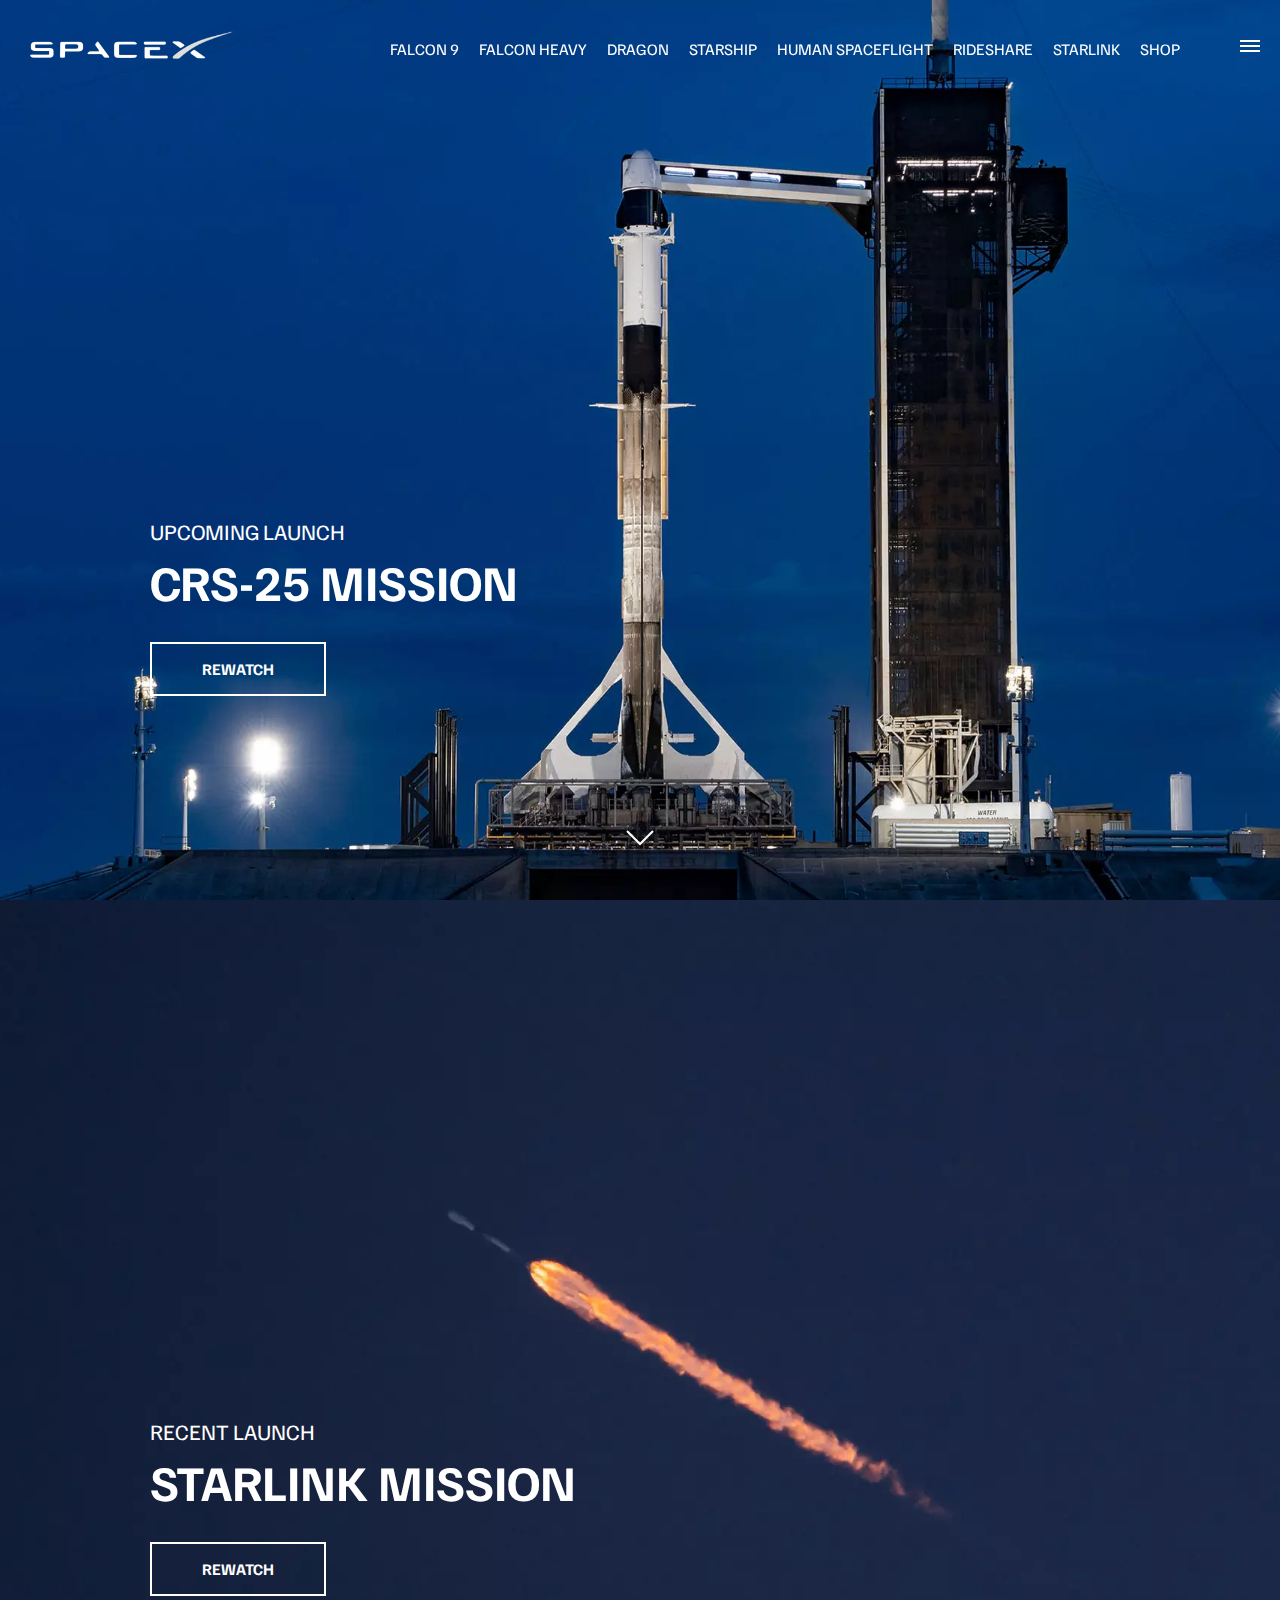
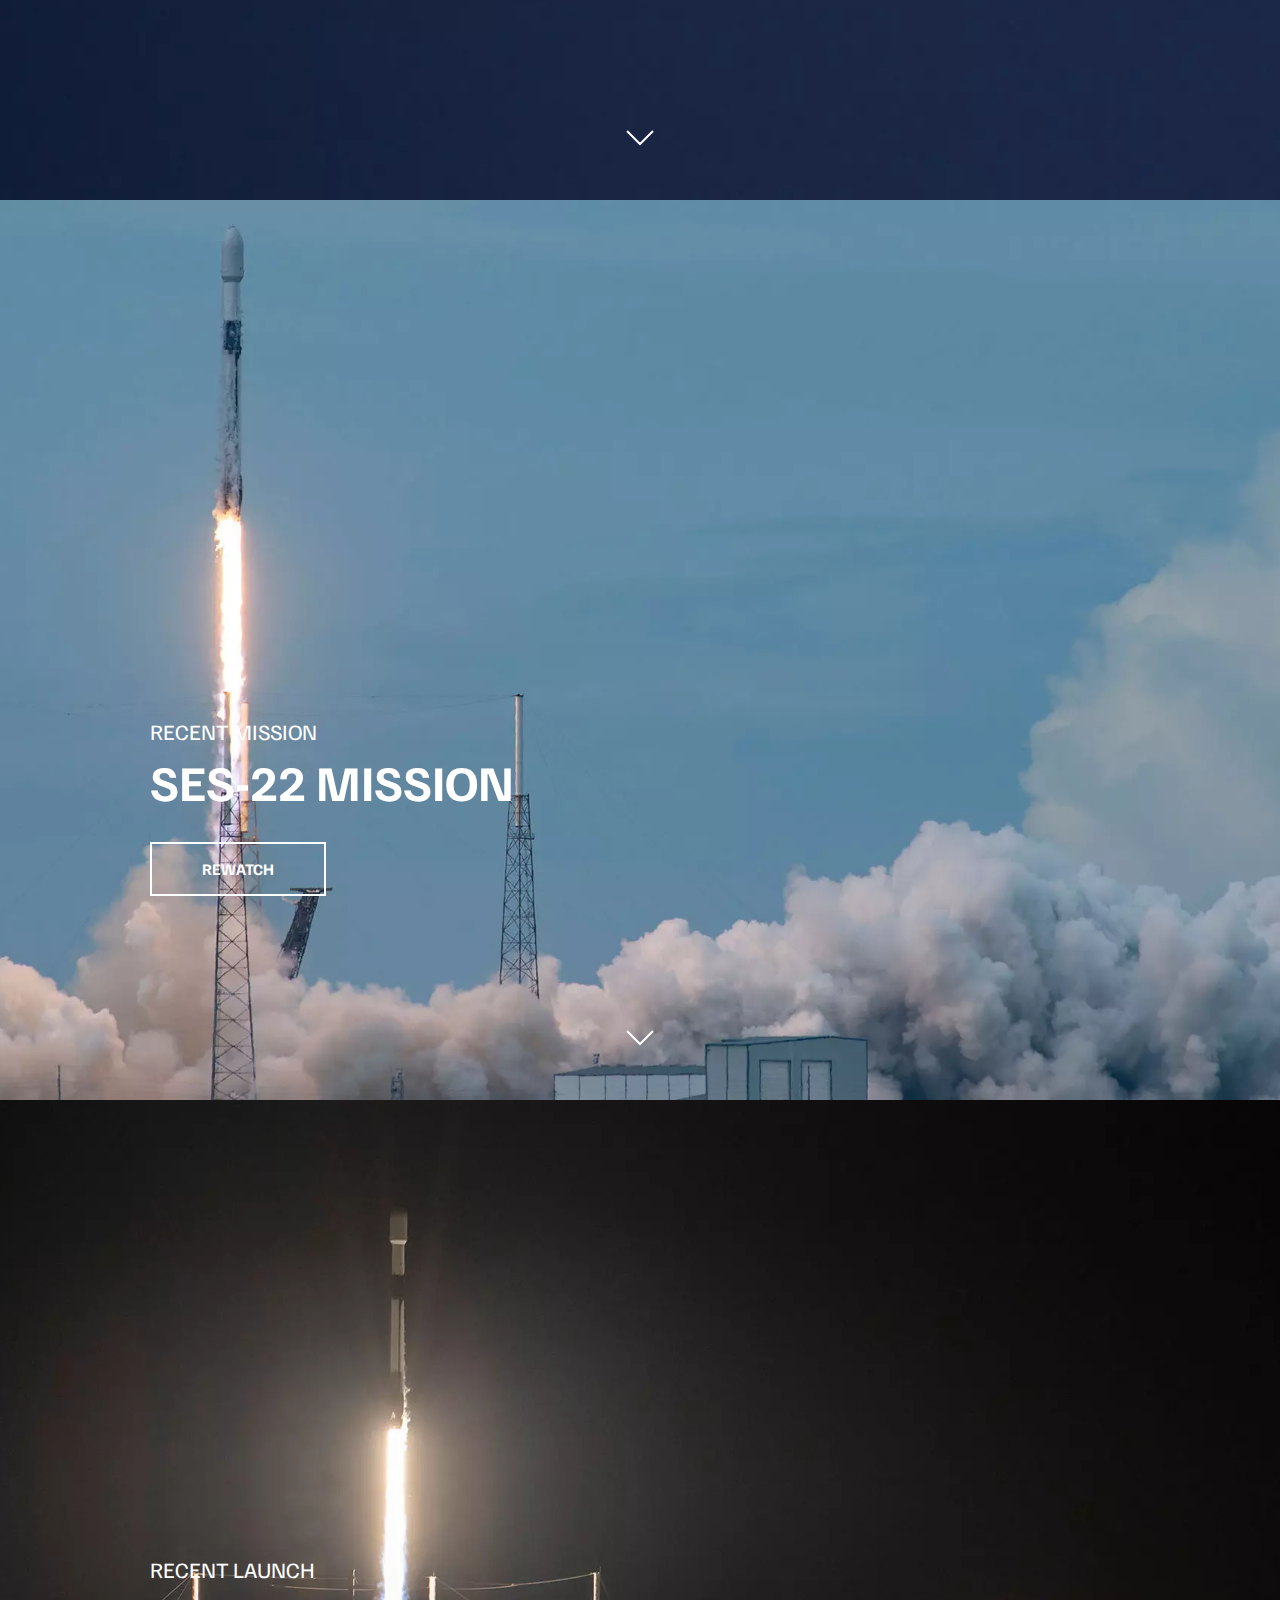
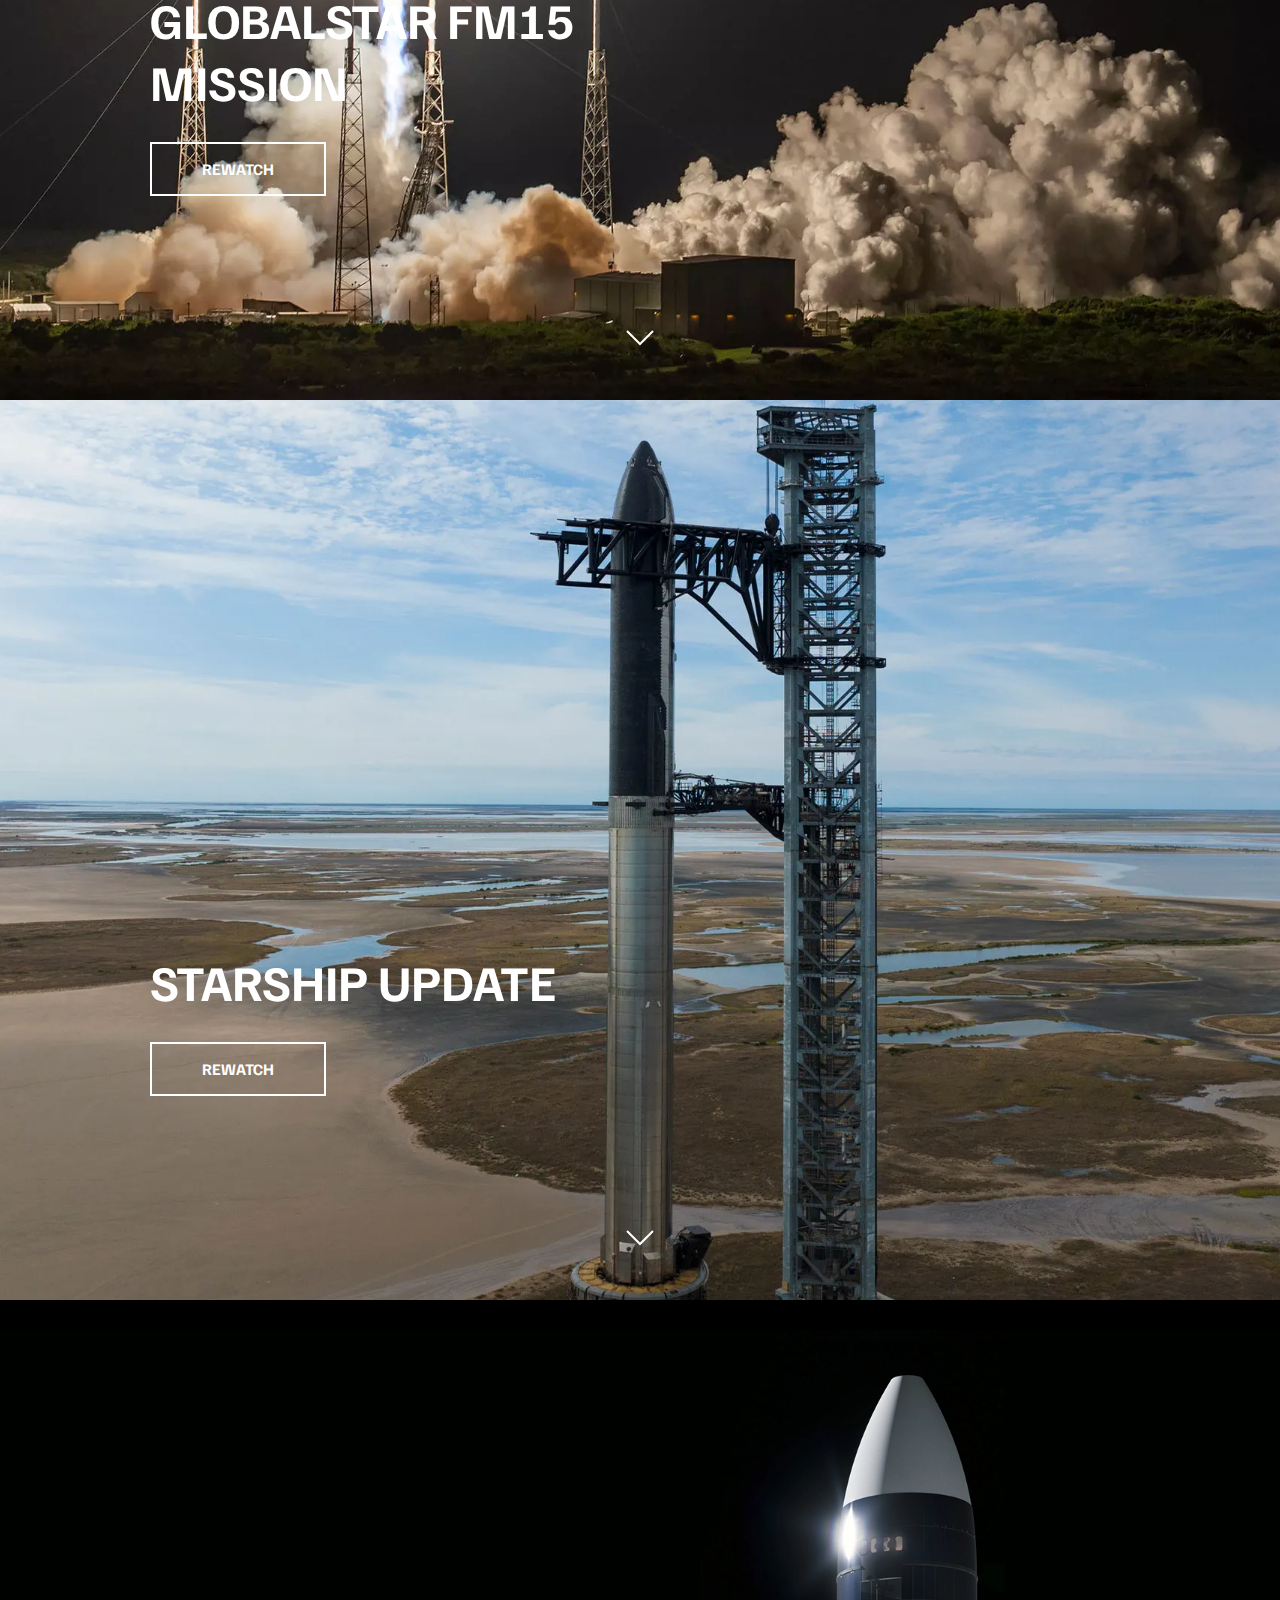
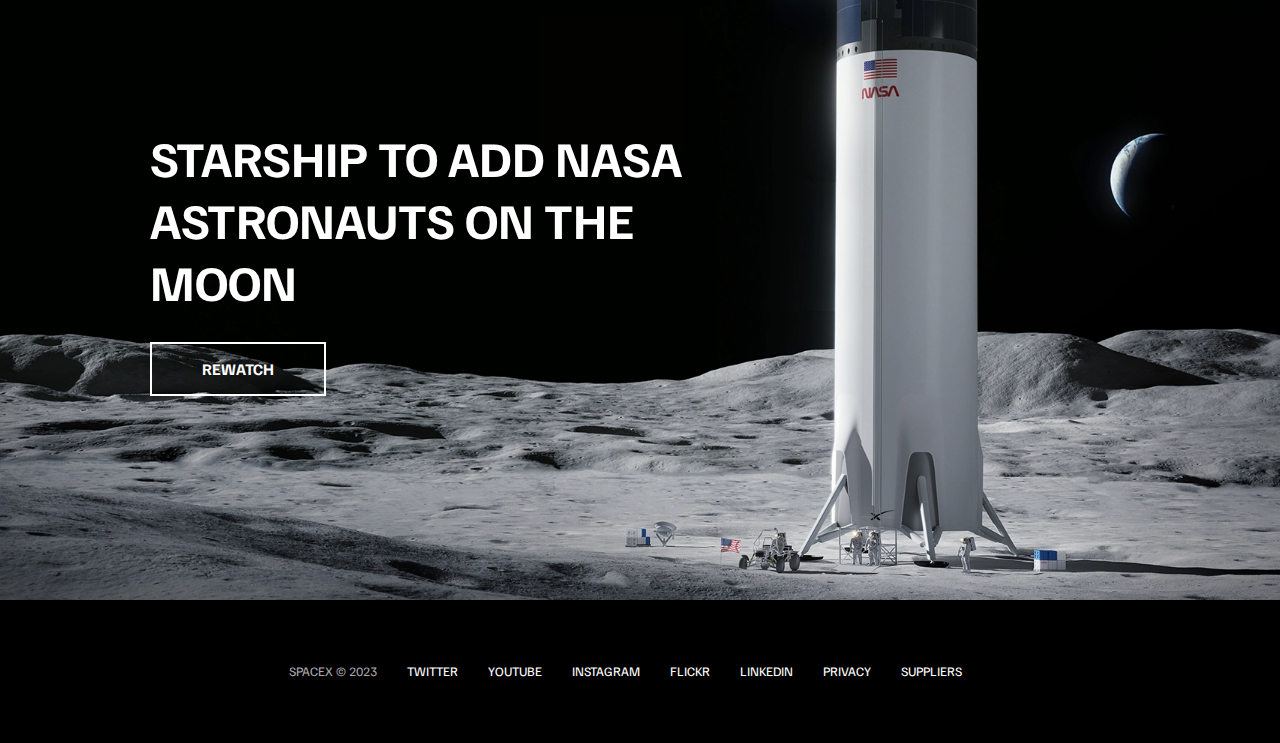
<file: index.html>
<!DOCTYPE html>
<html lang="en">
  <head>
    <meta charset="UTF-8" />
    <meta name="viewport" content="width=device-width, initial-scale=1.0" />
    <link rel="stylesheet" href="css/style.css" />
    <script src="js/script.js" defer></script>
    <title>SpaceX</title>
  </head>
  <body>
    <div id="overlay"></div>
    <div id="mobile-menu" class="mobile-main-menu">
      <ul>
        <li><a href="#">Mission</a></li>
        <li><a href="#">Launches</a></li>
        <li><a href="#">Careers</a></li>
        <li><a href="#">Updates</a></li>
        <li><a href="#">Shop</a></li>

        <li class="mobile-only"><a href="falcon9.html">Falcon 9</a></li>
        <li class="mobile-only">
          <a href="falcon-heavy.html">Falcon Heavy</a>
        </li>
        <li class="mobile-only"><a href="dragon.html">Dragon</a></li>
        <li class="mobile-only"><a href="#">Starship</a></li>
        <li class="mobile-only"><a href="#">Human Spaceflight</a></li>
        <li class="mobile-only"><a href="#">Rideshare</a></li>
        <li class="mobile-only"><a href="#">Starlink</a></li>
      </ul>
    </div>
    <header class="main-header">
      <div class="logo">
        <a href="index.html">
          <img src="img/logo.png" alt="SpaceX" />
        </a>
      </div>
      <nav class="desktop-main-menu">
        <ul>
          <li><a href="falcon9.html">Falcon 9</a></li>
          <li><a href="falcon-heavy.html">Falcon Heavy</a></li>
          <li><a href="dragon.html">Dragon</a></li>
          <li><a href="#">Starship</a></li>
          <li><a href="#">Human Spaceflight</a></li>
          <li><a href="#">Rideshare</a></li>
          <li><a href="#">Starlink</a></li>
          <li><a href="#">Shop</a></li>
        </ul>
      </nav>
    </header>

    <!-- Hamburger Menu -->
    <button id="menu-btn" class="hamburger" type="button">
      <span class="hamburger-top"></span>
      <span class="hamburger-middle"></span>
      <span class="hamburger-bottom"></span>
    </button>

    <!-- Section A -->
    <section class="section-a">
      <div class="section-inner">
        <h4>Upcoming Launch</h4>
        <h2>crs-25 mission</h2>
        <a href="#" class="btn">
          <div class="hover"></div>
          <span>Rewatch</span>
        </a>
      </div>
      <div class="scroll-arrow">
        <svg width="30px" height="20px">
          <path
            stroke="#ffffff"
            fill="none"
            stroke-width="2px"
            d="M2.000,5.000 L15.000,18.000 L28.000,5.000 "
          ></path>
        </svg>
      </div>
    </section>

    <!-- Section B -->
    <section class="section-b">
      <div class="section-inner">
        <h4>Recent Launch</h4>
        <h2>Starlink mission</h2>
        <a href="#" class="btn">
          <div class="hover"></div>
          <span>Rewatch</span>
        </a>
      </div>
      <div class="scroll-arrow">
        <svg width="30px" height="20px">
          <path
            stroke="#ffffff"
            fill="none"
            stroke-width="2px"
            d="M2.000,5.000 L15.000,18.000 L28.000,5.000 "
          ></path>
        </svg>
      </div>
    </section>

    <!-- Section C -->
    <section class="section-c">
      <div class="section-inner">
        <h4>Recent Mission</h4>
        <h2>SES-22 mission</h2>
        <a href="#" class="btn">
          <div class="hover"></div>
          <span>Rewatch</span>
        </a>
      </div>
      <div class="scroll-arrow">
        <svg width="30px" height="20px">
          <path
            stroke="#ffffff"
            fill="none"
            stroke-width="2px"
            d="M2.000,5.000 L15.000,18.000 L28.000,5.000 "
          ></path>
        </svg>
      </div>
    </section>

    <!-- Section D -->
    <section class="section-d">
      <div class="section-inner">
        <h4>Recent Launch</h4>
        <h2>Globalstar fm15 mission</h2>
        <a href="#" class="btn">
          <div class="hover"></div>
          <span>Rewatch</span>
        </a>
      </div>
      <div class="scroll-arrow">
        <svg width="30px" height="20px">
          <path
            stroke="#ffffff"
            fill="none"
            stroke-width="2px"
            d="M2.000,5.000 L15.000,18.000 L28.000,5.000 "
          ></path>
        </svg>
      </div>
    </section>

    <!-- Section E -->
    <section class="section-e">
      <div class="section-inner">
        <h2>Starship update</h2>
        <a href="#" class="btn">
          <div class="hover"></div>
          <span>Rewatch</span>
        </a>
      </div>
      <div class="scroll-arrow">
        <svg width="30px" height="20px">
          <path
            stroke="#ffffff"
            fill="none"
            stroke-width="2px"
            d="M2.000,5.000 L15.000,18.000 L28.000,5.000 "
          ></path>
        </svg>
      </div>
    </section>

    <!-- Section F -->
    <section class="section-f">
      <div class="section-inner">
        <h2>Starship to add nasa astronauts on the moon</h2>
        <a href="#" class="btn">
          <div class="hover"></div>
          <span>Rewatch</span>
        </a>
      </div>
    </section>
    <footer>
      <ul>
        <li>SpaceX &copy; 2023</li>
        <li><a href="#">Twitter</a></li>
        <li><a href="#">YouTube</a></li>
        <li><a href="#">Instagram</a></li>
        <li><a href="#">Flickr</a></li>
        <li><a href="#">LinkedIn</a></li>
        <li><a href="#">Privacy</a></li>
        <li><a href="#">Suppliers</a></li>
      </ul>
    </footer>
  </body>
</html>
</file>
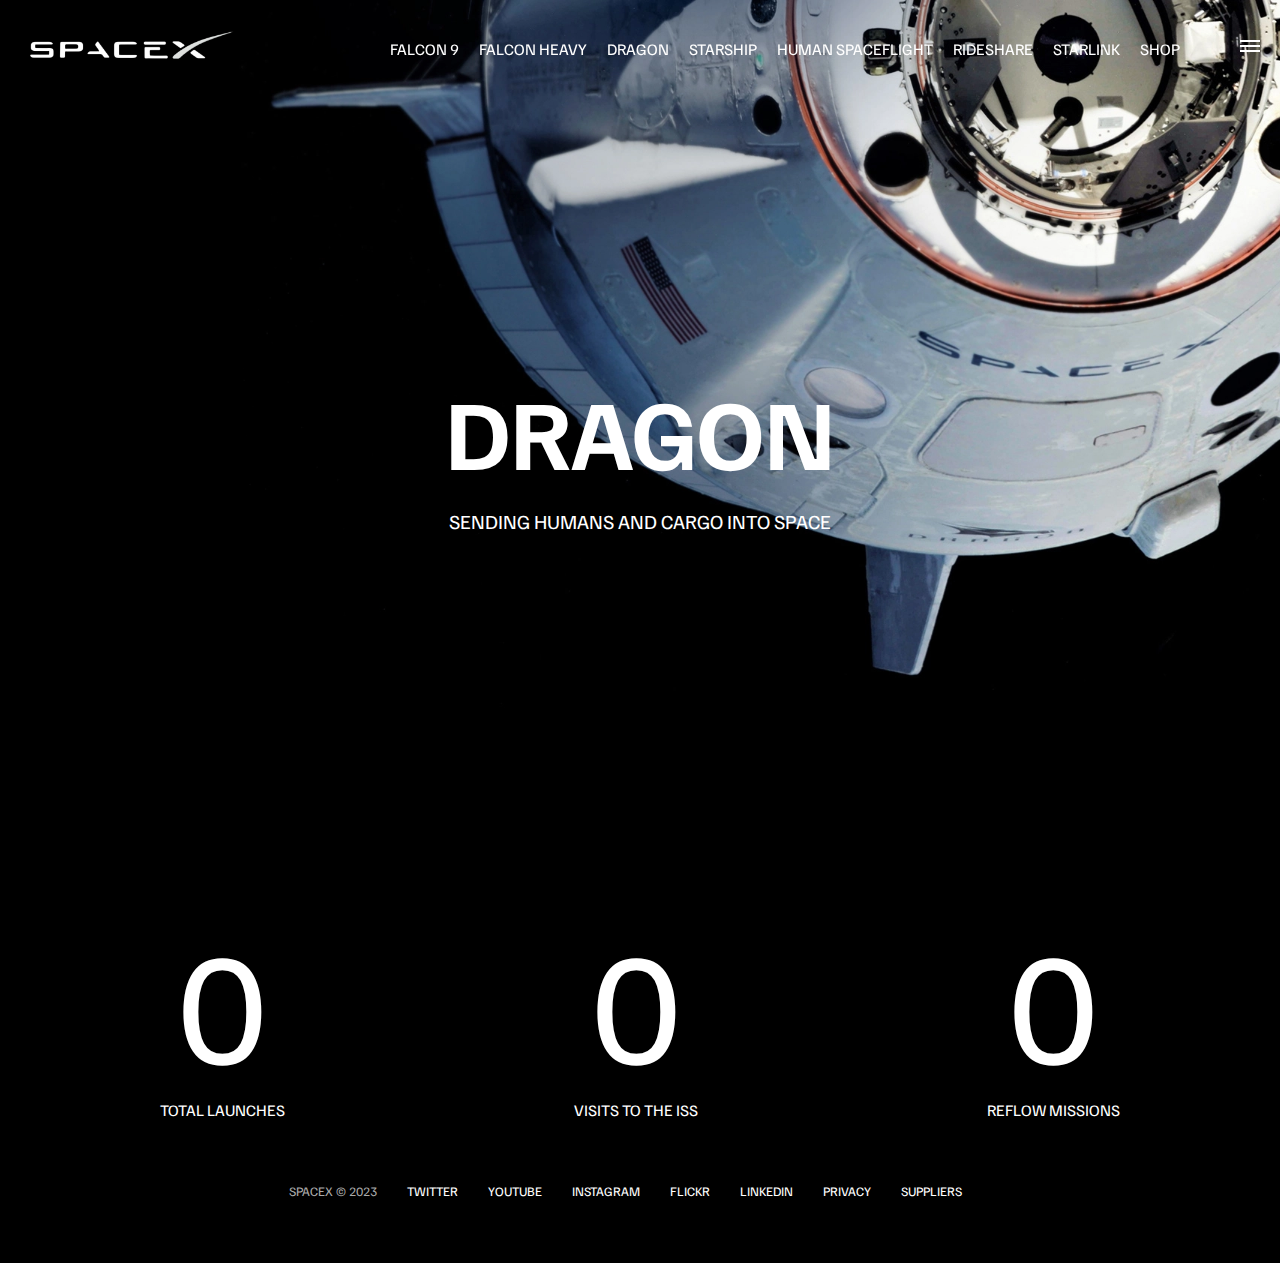
<file: dragon.html>
<!DOCTYPE html>
<html lang="en">
  <head>
    <meta charset="UTF-8" />
    <meta name="viewport" content="width=device-width, initial-scale=1.0" />
    <link rel="stylesheet" href="css/style.css" />
    <script src="js/script.js" defer></script>
    <title>SpaceX - Dragon</title>
  </head>
  <body>
    <div id="overlay"></div>
    <div id="mobile-menu" class="mobile-main-menu">
      <ul>
        <li><a href="#">Mission</a></li>
        <li><a href="#">Launches</a></li>
        <li><a href="#">Careers</a></li>
        <li><a href="#">Updates</a></li>
        <li><a href="#">Shop</a></li>

        <li class="mobile-only"><a href="falcon9.html">Falcon 9</a></li>
        <li class="mobile-only">
          <a href="falcon-heavy.html">Falcon Heavy</a>
        </li>
        <li class="mobile-only"><a href="dragon.html">Dragon</a></li>
        <li class="mobile-only"><a href="#">Starship</a></li>
        <li class="mobile-only"><a href="#">Human Spaceflight</a></li>
        <li class="mobile-only"><a href="#">Rideshare</a></li>
        <li class="mobile-only"><a href="#">Starlink</a></li>
      </ul>
    </div>
    <header class="main-header">
      <div class="logo">
        <a href="index.html">
          <img src="img/logo.png" alt="SpaceX" />
        </a>
      </div>
      <nav class="desktop-main-menu">
        <ul>
          <li><a href="falcon9.html">Falcon 9</a></li>
          <li><a href="falcon-heavy.html">Falcon Heavy</a></li>
          <li><a href="dragon.html">Dragon</a></li>
          <li><a href="#">Starship</a></li>
          <li><a href="#">Human Spaceflight</a></li>
          <li><a href="#">Rideshare</a></li>
          <li><a href="#">Starlink</a></li>
          <li><a href="#">Shop</a></li>
        </ul>
      </nav>
    </header>

    <!-- Hamburger Menu -->
    <button id="menu-btn" class="hamburger" type="button">
      <span class="hamburger-top"></span>
      <span class="hamburger-middle"></span>
      <span class="hamburger-bottom"></span>
    </button>

    <section class="section-animate bg-dragon"></section>
    <div class="section-inner-center">
      <h3>Dragon</h3>
      <p>Sending humans and Cargo into space</p>
    </div>

    <div class="stats">
      <div>
        <span class="counter" data-target="34">0</span>
        <h4>Total Launches</h4>
      </div>
      <div>
        <span class="counter" data-target="31">0</span>
        <h4>Visits to the ISS</h4>
      </div>
      <div>
        <span class="counter" data-target="13">0</span>
        <h4>Reflow Missions</h4>
      </div>
    </div>

    <footer>
      <ul>
        <li>SpaceX &copy; 2023</li>
        <li><a href="#">Twitter</a></li>
        <li><a href="#">YouTube</a></li>
        <li><a href="#">Instagram</a></li>
        <li><a href="#">Flickr</a></li>
        <li><a href="#">LinkedIn</a></li>
        <li><a href="#">Privacy</a></li>
        <li><a href="#">Suppliers</a></li>
      </ul>
    </footer>
  </body>
</html>
</file>
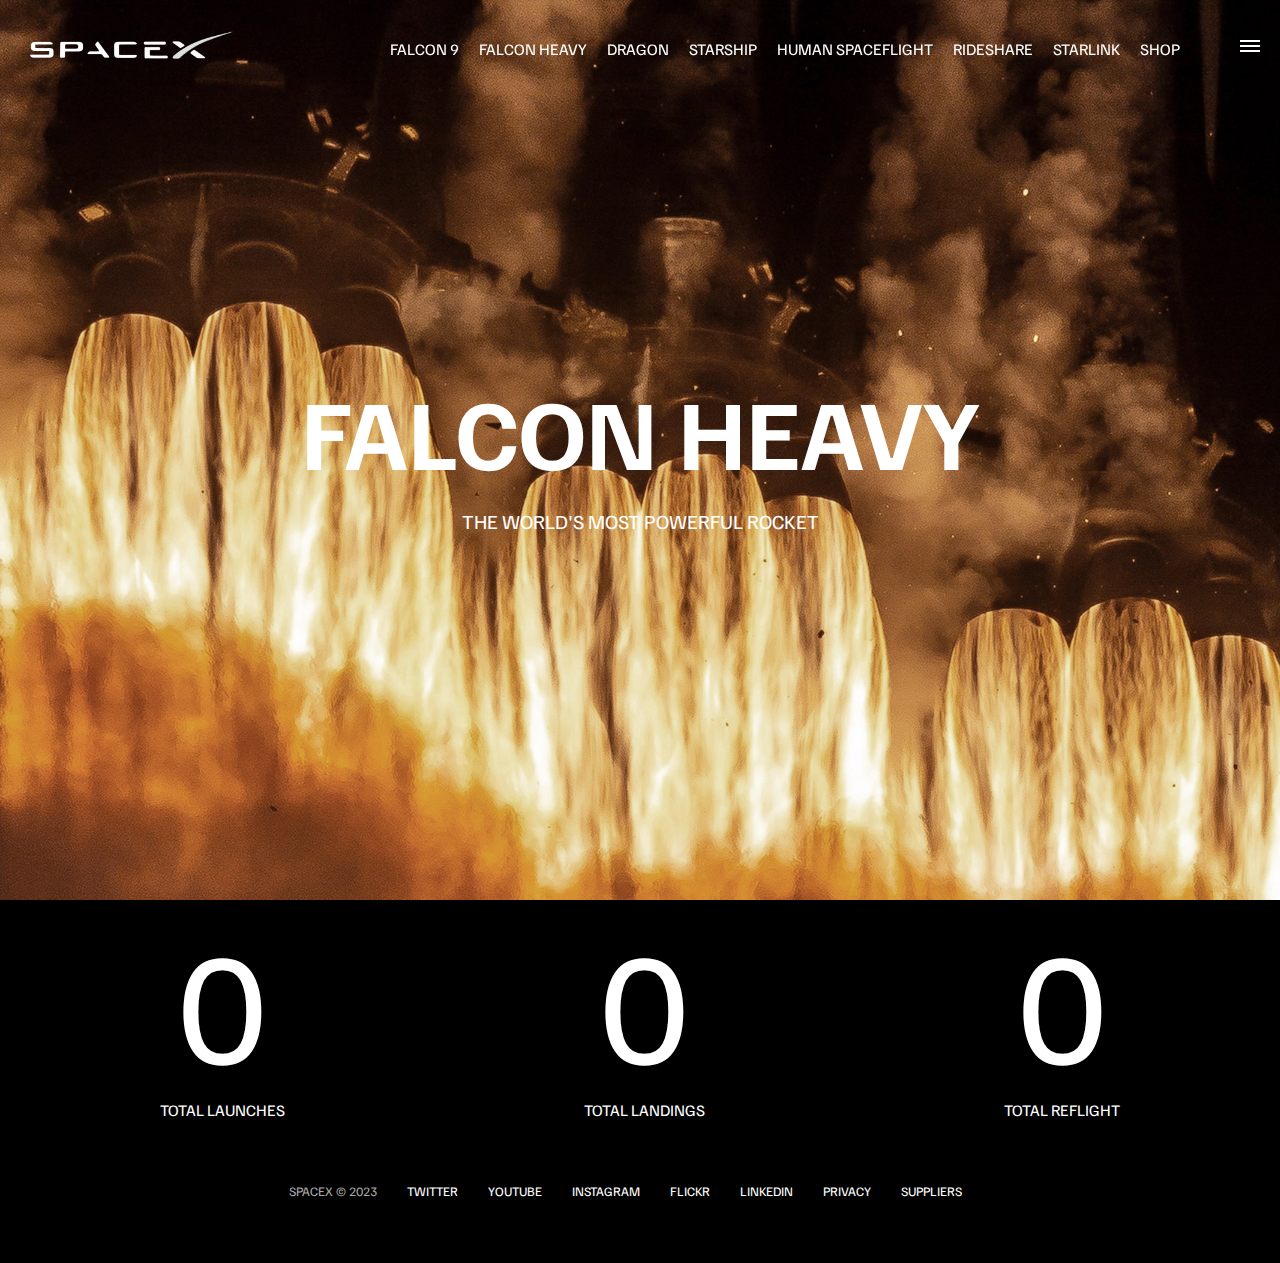
<file: falcon-heavy.html>
<!DOCTYPE html>
<html lang="en">
  <head>
    <meta charset="UTF-8" />
    <meta name="viewport" content="width=device-width, initial-scale=1.0" />
    <link rel="stylesheet" href="css/style.css" />
    <script src="js/script.js" defer></script>
    <title>SpaceX - Falcon Heavy</title>
  </head>
  <body>
    <div id="overlay"></div>
    <div id="mobile-menu" class="mobile-main-menu">
      <ul>
        <li><a href="#">Mission</a></li>
        <li><a href="#">Launches</a></li>
        <li><a href="#">Careers</a></li>
        <li><a href="#">Updates</a></li>
        <li><a href="#">Shop</a></li>

        <li class="mobile-only"><a href="falcon9.html">Falcon 9</a></li>
        <li class="mobile-only">
          <a href="falcon-heavy.html">Falcon Heavy</a>
        </li>
        <li class="mobile-only"><a href="dragon.html">Dragon</a></li>
        <li class="mobile-only"><a href="#">Starship</a></li>
        <li class="mobile-only"><a href="#">Human Spaceflight</a></li>
        <li class="mobile-only"><a href="#">Rideshare</a></li>
        <li class="mobile-only"><a href="#">Starlink</a></li>
      </ul>
    </div>
    <header class="main-header">
      <div class="logo">
        <a href="index.html">
          <img src="img/logo.png" alt="SpaceX" />
        </a>
      </div>
      <nav class="desktop-main-menu">
        <ul>
          <li><a href="falcon9.html">Falcon 9</a></li>
          <li><a href="falcon-heavy.html">Falcon Heavy</a></li>
          <li><a href="dragon.html">Dragon</a></li>
          <li><a href="#">Starship</a></li>
          <li><a href="#">Human Spaceflight</a></li>
          <li><a href="#">Rideshare</a></li>
          <li><a href="#">Starlink</a></li>
          <li><a href="#">Shop</a></li>
        </ul>
      </nav>
    </header>

    <!-- Hamburger Menu -->
    <button id="menu-btn" class="hamburger" type="button">
      <span class="hamburger-top"></span>
      <span class="hamburger-middle"></span>
      <span class="hamburger-bottom"></span>
    </button>

    <section class="section-animate bg-falcon-heavy"></section>
    <div class="section-inner-center">
      <h3>Falcon Heavy</h3>
      <p>The world's most powerful rocket</p>
    </div>

    <div class="stats">
      <div>
        <span class="counter" data-target="3">0</span>
        <h4>Total Launches</h4>
      </div>
      <div>
        <span class="counter" data-target="7">0</span>
        <h4>Total Landings</h4>
      </div>
      <div>
        <span class="counter" data-target="4">0</span>
        <h4>Total Reflight</h4>
      </div>
    </div>

    <footer>
      <ul>
        <li>SpaceX &copy; 2023</li>
        <li><a href="#">Twitter</a></li>
        <li><a href="#">YouTube</a></li>
        <li><a href="#">Instagram</a></li>
        <li><a href="#">Flickr</a></li>
        <li><a href="#">LinkedIn</a></li>
        <li><a href="#">Privacy</a></li>
        <li><a href="#">Suppliers</a></li>
      </ul>
    </footer>
  </body>
</html>
</file>
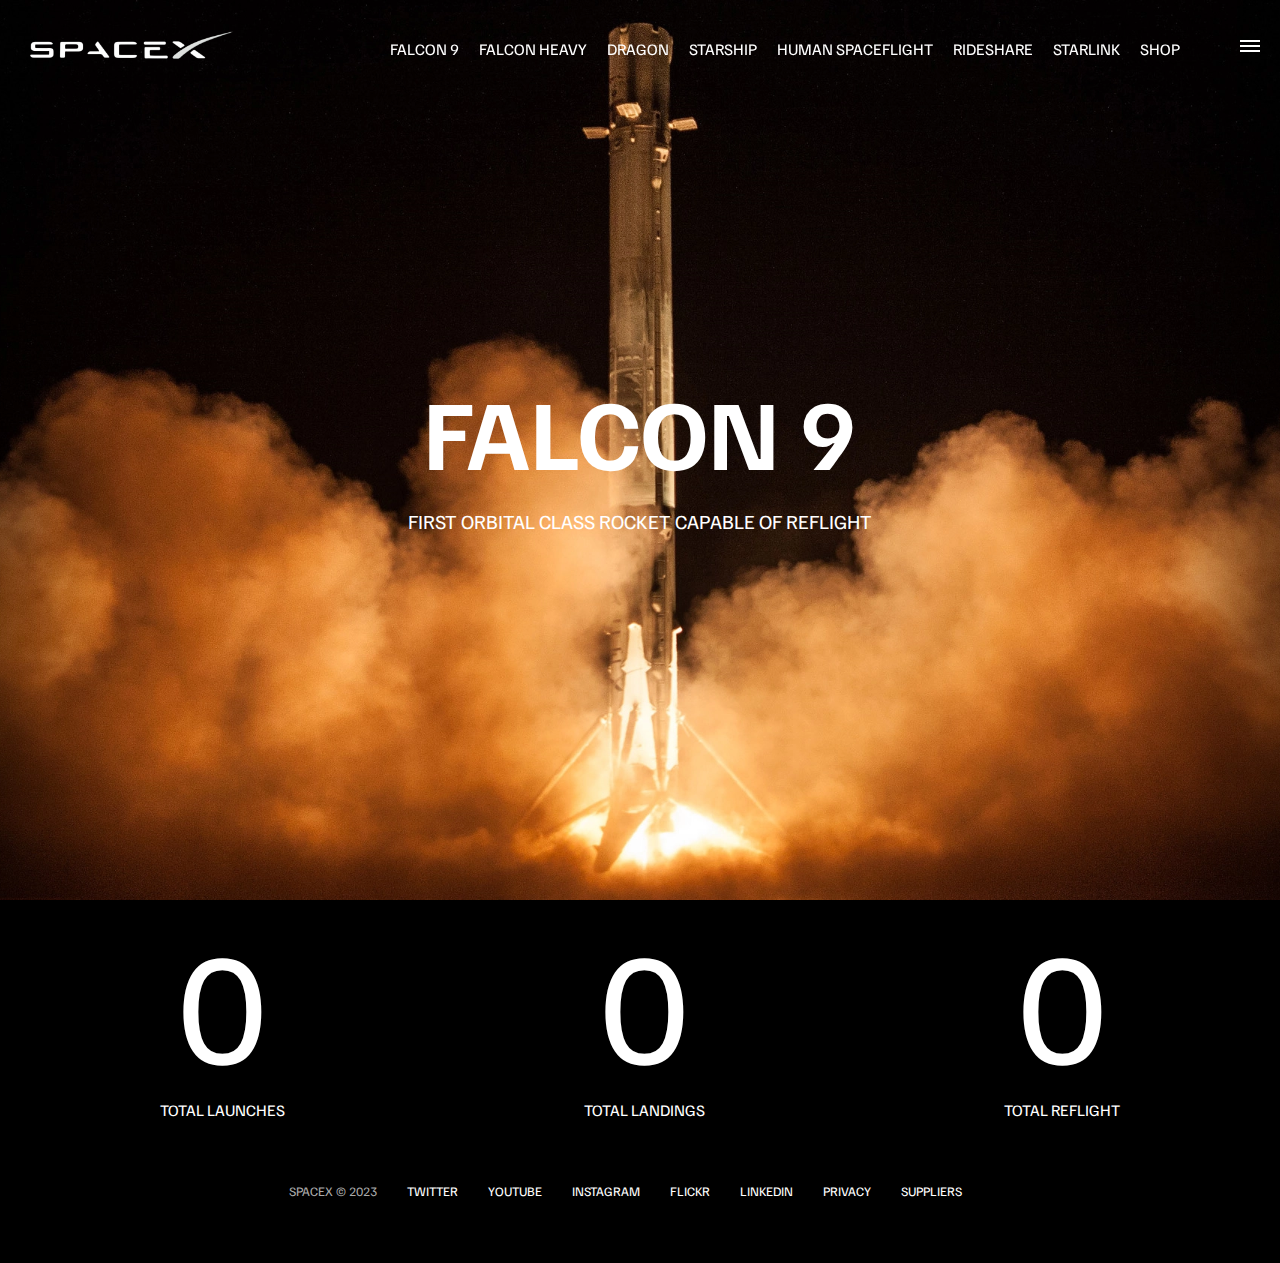
<file: falcon9.html>
<!DOCTYPE html>
<html lang="en">
  <head>
    <meta charset="UTF-8" />
    <meta name="viewport" content="width=device-width, initial-scale=1.0" />
    <link rel="stylesheet" href="css/style.css" />
    <script src="js/script.js" defer></script>
    <title>SpaceX - Falcon 9</title>
  </head>
  <body>
    <div id="overlay"></div>
    <div id="mobile-menu" class="mobile-main-menu">
      <ul>
        <li><a href="#">Mission</a></li>
        <li><a href="#">Launches</a></li>
        <li><a href="#">Careers</a></li>
        <li><a href="#">Updates</a></li>
        <li><a href="#">Shop</a></li>

        <li class="mobile-only"><a href="falcon9.html">Falcon 9</a></li>
        <li class="mobile-only">
          <a href="falcon-heavy.html">Falcon Heavy</a>
        </li>
        <li class="mobile-only"><a href="dragon.html">Dragon</a></li>
        <li class="mobile-only"><a href="#">Starship</a></li>
        <li class="mobile-only"><a href="#">Human Spaceflight</a></li>
        <li class="mobile-only"><a href="#">Rideshare</a></li>
        <li class="mobile-only"><a href="#">Starlink</a></li>
      </ul>
    </div>
    <header class="main-header">
      <div class="logo">
        <a href="index.html">
          <img src="img/logo.png" alt="SpaceX" />
        </a>
      </div>
      <nav class="desktop-main-menu">
        <ul>
          <li><a href="falcon9.html">Falcon 9</a></li>
          <li><a href="falcon-heavy.html">Falcon Heavy</a></li>
          <li><a href="dragon.html">Dragon</a></li>
          <li><a href="#">Starship</a></li>
          <li><a href="#">Human Spaceflight</a></li>
          <li><a href="#">Rideshare</a></li>
          <li><a href="#">Starlink</a></li>
          <li><a href="#">Shop</a></li>
        </ul>
      </nav>
    </header>

    <!-- Hamburger Menu -->
    <button id="menu-btn" class="hamburger" type="button">
      <span class="hamburger-top"></span>
      <span class="hamburger-middle"></span>
      <span class="hamburger-bottom"></span>
    </button>

    <section class="section-animate bg-falcon-9"></section>
    <div class="section-inner-center">
      <h3>Falcon 9</h3>
      <p>First orbital class rocket capable of reflight</p>
    </div>

    <div class="stats">
      <div>
        <span class="counter" data-target="3">0</span>
        <h4>Total Launches</h4>
      </div>
      <div>
        <span class="counter" data-target="7">0</span>
        <h4>Total Landings</h4>
      </div>
      <div>
        <span class="counter" data-target="4">0</span>
        <h4>Total Reflight</h4>
      </div>
    </div>

    <footer>
      <ul>
        <li>SpaceX &copy; 2023</li>
        <li><a href="#">Twitter</a></li>
        <li><a href="#">YouTube</a></li>
        <li><a href="#">Instagram</a></li>
        <li><a href="#">Flickr</a></li>
        <li><a href="#">LinkedIn</a></li>
        <li><a href="#">Privacy</a></li>
        <li><a href="#">Suppliers</a></li>
      </ul>
    </footer>
  </body>
</html>
</file>
<file: css/style.css>
@import url("https://fonts.googleapis.com/css2?family=Familjen+Grotesk:wght@400;600;700&display=swap");

*,
*::before,
*::after {
  margin: 0;
  padding: 0;
  box-sizing: border-box;
}

body {
  font-family: "Familjen Grotesk", sans-serif;
  background: #000;
  color: #fff;
}

a {
  text-decoration: none;
  color: #fff;
}
ul {
  list-style: none;
}

/*Header */
.main-header {
  position: fixed;
  top: 0;
  left: 0;
  width: 100%;
  z-index: 3;
  display: flex;
  justify-content: space-between;
  align-items: center;
  text-transform: uppercase;
  height: 100px;
  padding: 0 30px;
}

/* Logo */
.logo {
  width: 210px;
  height: auto;
}

.logo img {
  display: block;
  width: 100%;
  height: auto;
}

/* Desktop menu */
.desktop-main-menu {
  margin-right: 50px;
}

.desktop-main-menu ul {
  display: flex;
}

.desktop-main-menu ul li {
  position: relative;
  margin-right: 20px;
  padding-bottom: 2px;
}

/* Menu item bottom border */
.desktop-main-menu ul li a::after {
  content: "";
  position: absolute;
  bottom: 0;
  left: 0;
  width: 100%;
  height: 1px;
  background: #fff;
  transform: scaleX(0);
  transition: transform 0.6s cubic-bezier(0.19, 1, 0.22, 1);
  transform-origin: right center;
}

.desktop-main-menu ul li a:hover::after {
  transform: scaleX(1);
  transform-origin: left center;
  transition-duration: 0.4s;
}

/* Sections */
section {
  position: relative;
  height: 100vh;
  background-position: center center;
  background-repeat: no-repeat;
  background-size: cover;
  text-transform: uppercase;
}

.section-inner {
  position: absolute;
  bottom: 200px;
  left: 150px;
  max-width: 560px;
}

.section-inner h4 {
  font-size: 22px;
  margin-bottom: 5px;
  font-weight: 300;
  animation: fadeInUp 0.5s ease-in-out;
}

.section-inner h2 {
  font-size: 50px;
  font-weight: 700;
  margin-bottom: 20px;
  animation: fadeInUp 0.5s ease-in-out 0.2s;
  animation-fill-mode: both; /* Stop form showing at start */
}

.section-inner a {
  animation: fadeInUp 0.5s ease-in-out 0.4s;
  animation-fill-mode: both;
}
/* Background images */
.section-a {
  background-image: url("../img//section-a.webp");
}
.section-b {
  background-image: url("../img//section-b.webp");
}
.section-c {
  background-image: url("../img//section-c.webp");
}
.section-d {
  background-image: url("../img//section-d.webp");
}
.section-e {
  background-image: url("../img//section-e.webp");
}
.section-f {
  background-image: url("../img//section-f.webp");
}

.btn {
  position: relative;
  display: inline-block;
  cursor: pointer;
  text-align: center;
  min-width: 130px;
  padding: 15px 50px;
  margin-top: 10px;
  border: 2px solid #fff;
  text-transform: uppercase;
  font-weight: bold;
  overflow: hidden;
  z-index: 2;
}
.btn:hover span {
  color: #000;
}

.btn .hover {
  position: absolute;
  top: 0;
  left: 0;
  width: 100%;
  height: 100%;
  background-color: #fff;
  color: #000;
  z-index: -1;
  transform: translateY(100%);
  transition: transform 0.6s cubic-bezier(0.19, 1, 0.22, 1);
}

.btn:hover .hover {
  transform: translateY(0);
}

.scroll-arrow {
  position: absolute;
  bottom: 50px;
  left: 50%;
  transform: translateX(-50%);
  animation: fadeBounce 5s infinite;
}

footer {
  position: relative;
  padding: 55px 0;
}

footer ul {
  display: flex;
  justify-content: center;
  align-items: center;
  flex-wrap: wrap;
}

footer ul li {
  margin-right: 30px;
  color: #aaa;
  text-transform: uppercase;
  font-size: 13px;
  line-height: 2.5;
}

footer ul li a {
  color: #fff;
  transition: color 0.6s;
}

footer ul li a:hover {
  color: #aaa;
}

/* Hamburger Menu */
.hamburger {
  position: fixed;
  top: 40px;
  right: 20px;
  z-index: 10;
  cursor: pointer;
  width: 20px;
  height: 20px;
  background: none;
  border: none;
}

.hamburger-top,
.hamburger-middle,
.hamburger-bottom {
  position: absolute;
  width: 20px;
  height: 2px;
  top: 0;
  left: 0;
  background: #fff;
  transition: all 0.5s;
}

.hamburger-middle {
  transform: translateY(5px);
}

.hamburger-bottom {
  transform: translateY(10px);
}

/* Transition hamburger menu to X when open */
.open {
  transform: rotate(90deg);
}

.open .hamburger-top {
  transform: rotate(45deg) translateY(6px) translateX(6px);
}

.open .hamburger-middle {
  display: none;
}

.open .hamburger-bottom {
  transform: rotate(-45deg) translateY(6px) translateX(-6px);
}

/* Overlay */
.overlay-show {
  position: fixed;
  top: 0;
  left: 0;
  width: 100%;
  height: 100%;
  background-color: rgba(0, 0, 0, 0.5);
  z-index: 3;
}

/* Stop body scroll */
.stop-scrolling {
  overflow: hidden;
}

/* Hide mobile main menu items */
.mobile-only {
  display: none;
}

/* Mobile Menu */
.mobile-main-menu {
  position: fixed;
  top: 0;
  right: 0;
  width: 350px;
  height: 100%;
  background: #000;
  z-index: 4;
  display: flex;
  align-items: center;
  justify-content: center;
  transform: translateX(100%);
  transition: transform 0.6s cubic-bezier(0.19, 1, 0.22, 1);
}

/* Bring menu to right */
.show-menu {
  transform: translateX(0);
}

.mobile-main-menu ul {
  display: flex;
  flex-direction: column;
  align-items: end;
  justify-content: center;
  padding: 50px;
  width: 100%;
}

.mobile-main-menu ul li {
  margin-bottom: 20px;
  font-size: 18px;
  text-transform: uppercase;
  border-bottom: 1px #555 dotted;
  width: 100%;
  text-align: right;
  padding-bottom: 8px;
}

.mobile-main-menu ul li a {
  color: #fff;
  transition: color 0.6s;
}
.mobile-main-menu ul li a:hover {
  color: #aaa;
}

/* Inner pages */
.bg-falcon-9 {
  background-image: url("../img/falcon-9.webp");
}
.bg-falcon-heavy {
  background-image: url("../img/falcon-heavy.webp");
}
.bg-dragon {
  background-image: url("../img/dragon.webp");
}

.section-animate {
  animation: fadeIn 2s ease-in-out;
}

.section-inner-center {
  position: absolute;
  top: 50%;
  left: 50%;
  transform: translate(-50%, -50%);
  text-transform: uppercase;
  text-align: center;
  width: 80%;
}

.section-inner-center h3 {
  font-size: 100px;
  margin-bottom: 15px;
  animation: fadeInUp 0.5s ease-in-out;
}
.section-inner-center p {
  font-size: 20px;
  animation: fadeInUp 0.5s ease-in-out 0.2s;
  animation-fill-mode: both;
}

/* Stats */
.stats {
  max-width: 960px;
  margin: 0 auto;
  display: flex;
  align-items: center;
  justify-content: space-between;
  text-align: center;
  text-transform: uppercase;
}

.stats div span {
  font-size: 160px;
}

.stats div h4 {
  font-size: 24x;
  font-weight: 300;
}

/* Animations */
@keyframes fadeInUp {
  0% {
    opacity: 0;
    transform: translateY(140px);
  }
  100% {
    opacity: 1;
    transform: translateY(0);
  }
}

@keyframes fadeIn {
  0% {
    opacity: 0;
  }
  100% {
    opacity: 1;
  }
}

@keyframes fadeBounce {
  0%,
  20%,
  50%,
  80%,
  100% {
    opacity: 0;
    transform: translateY(-20px);
  }
  40% {
    opacity: 1;
    transform: translateY(0);
  }
}

/* Media Queries */
@media (max-width: 960px) {
  /* Hide desktop menu */
  .desktop-main-menu {
    display: none;
  }
  /* Show main mobile items menu */
  .mobile-only {
    display: block;
  }
  .section-inner-center h3 {
    font-size: 75px;
  }
}

@media (max-width: 600px) {
  .section-inner {
    bottom: 75px;
    left: 20px;
  }
  .section-inner h2 {
    font-size: 40px;
  }

  .section-inner-center h3 {
    font-size: 50px;
  }

  footer ul li:first-child {
    position: absolute;
    top: 30px;
    left: 50%;
    transform: translateX(-50%);
  }

  footer ul li {
    margin-right: 15px;
  }

  .logo {
    width: 150px;
    margin: auto;
  }

  /* stats */
  .stats {
    flex-direction: column;
  }
  .stats div {
    margin-bottom: 20px;
  }
}
</file>
